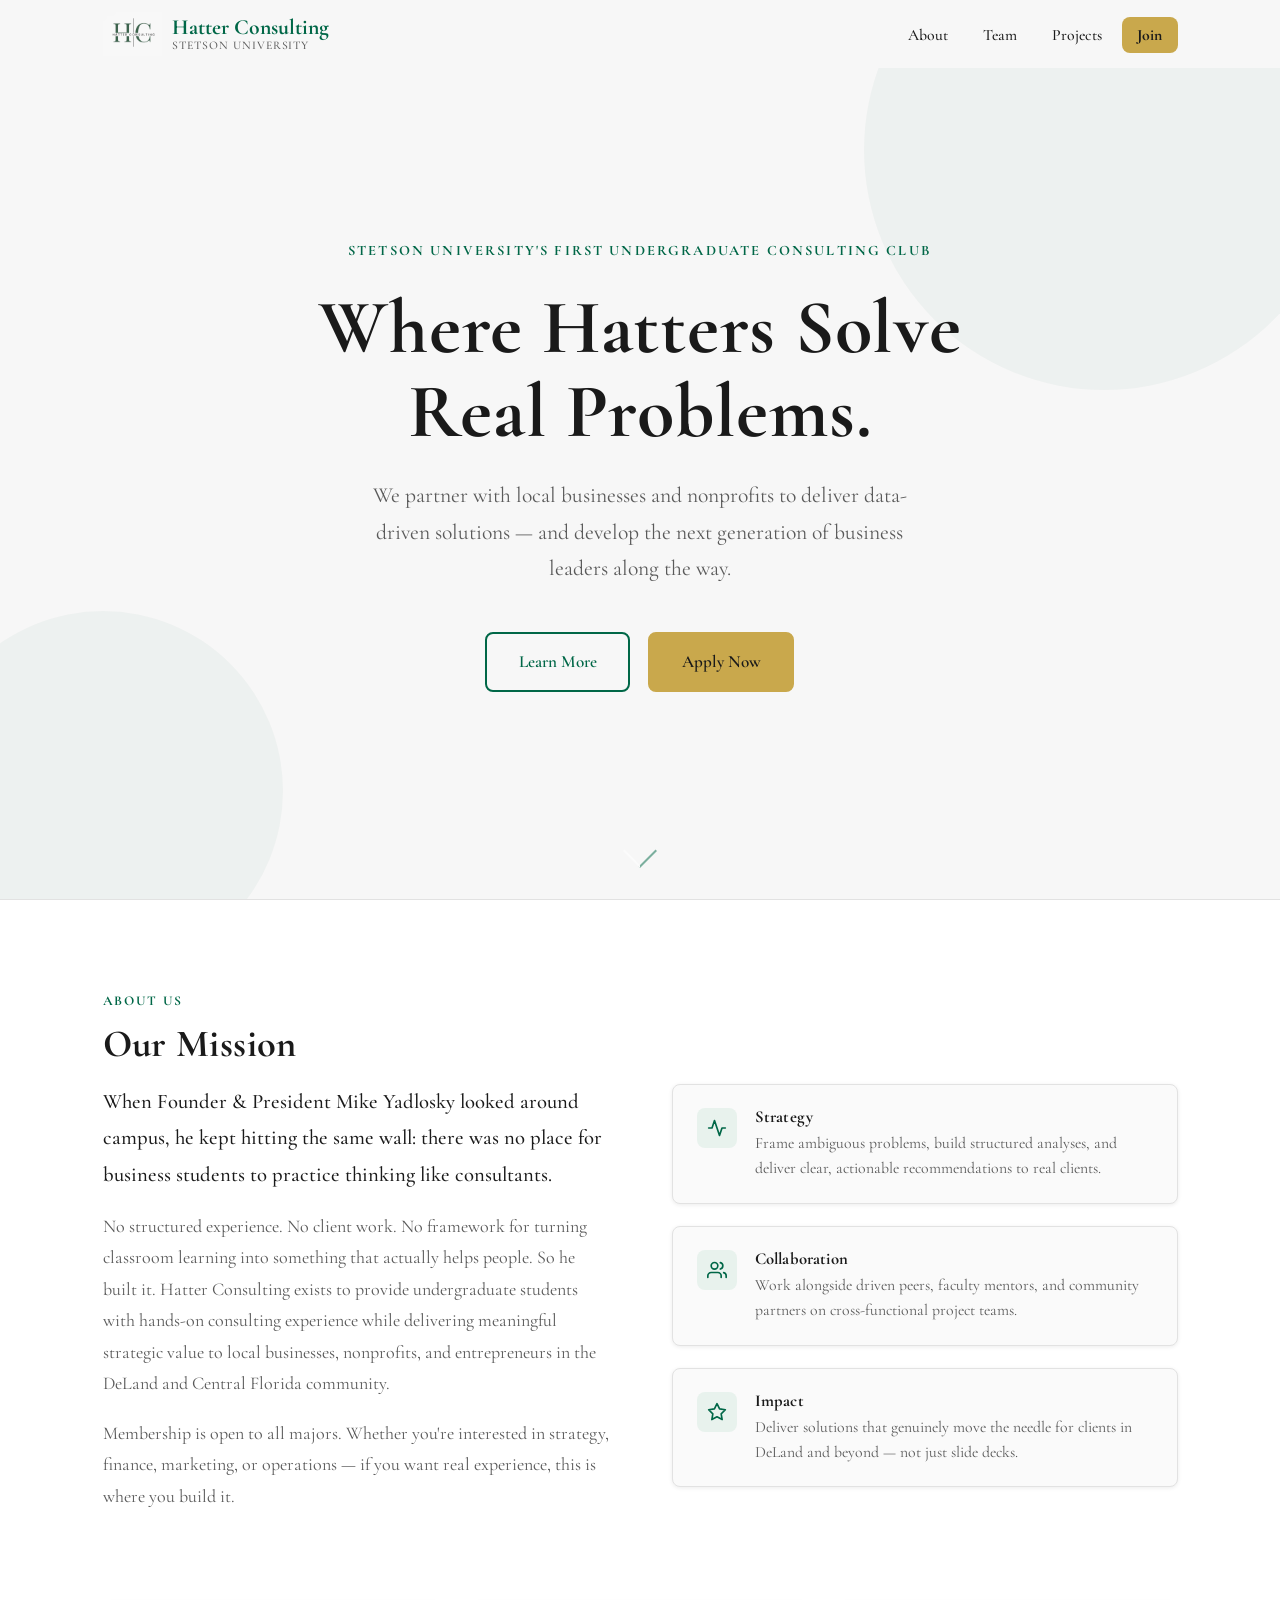
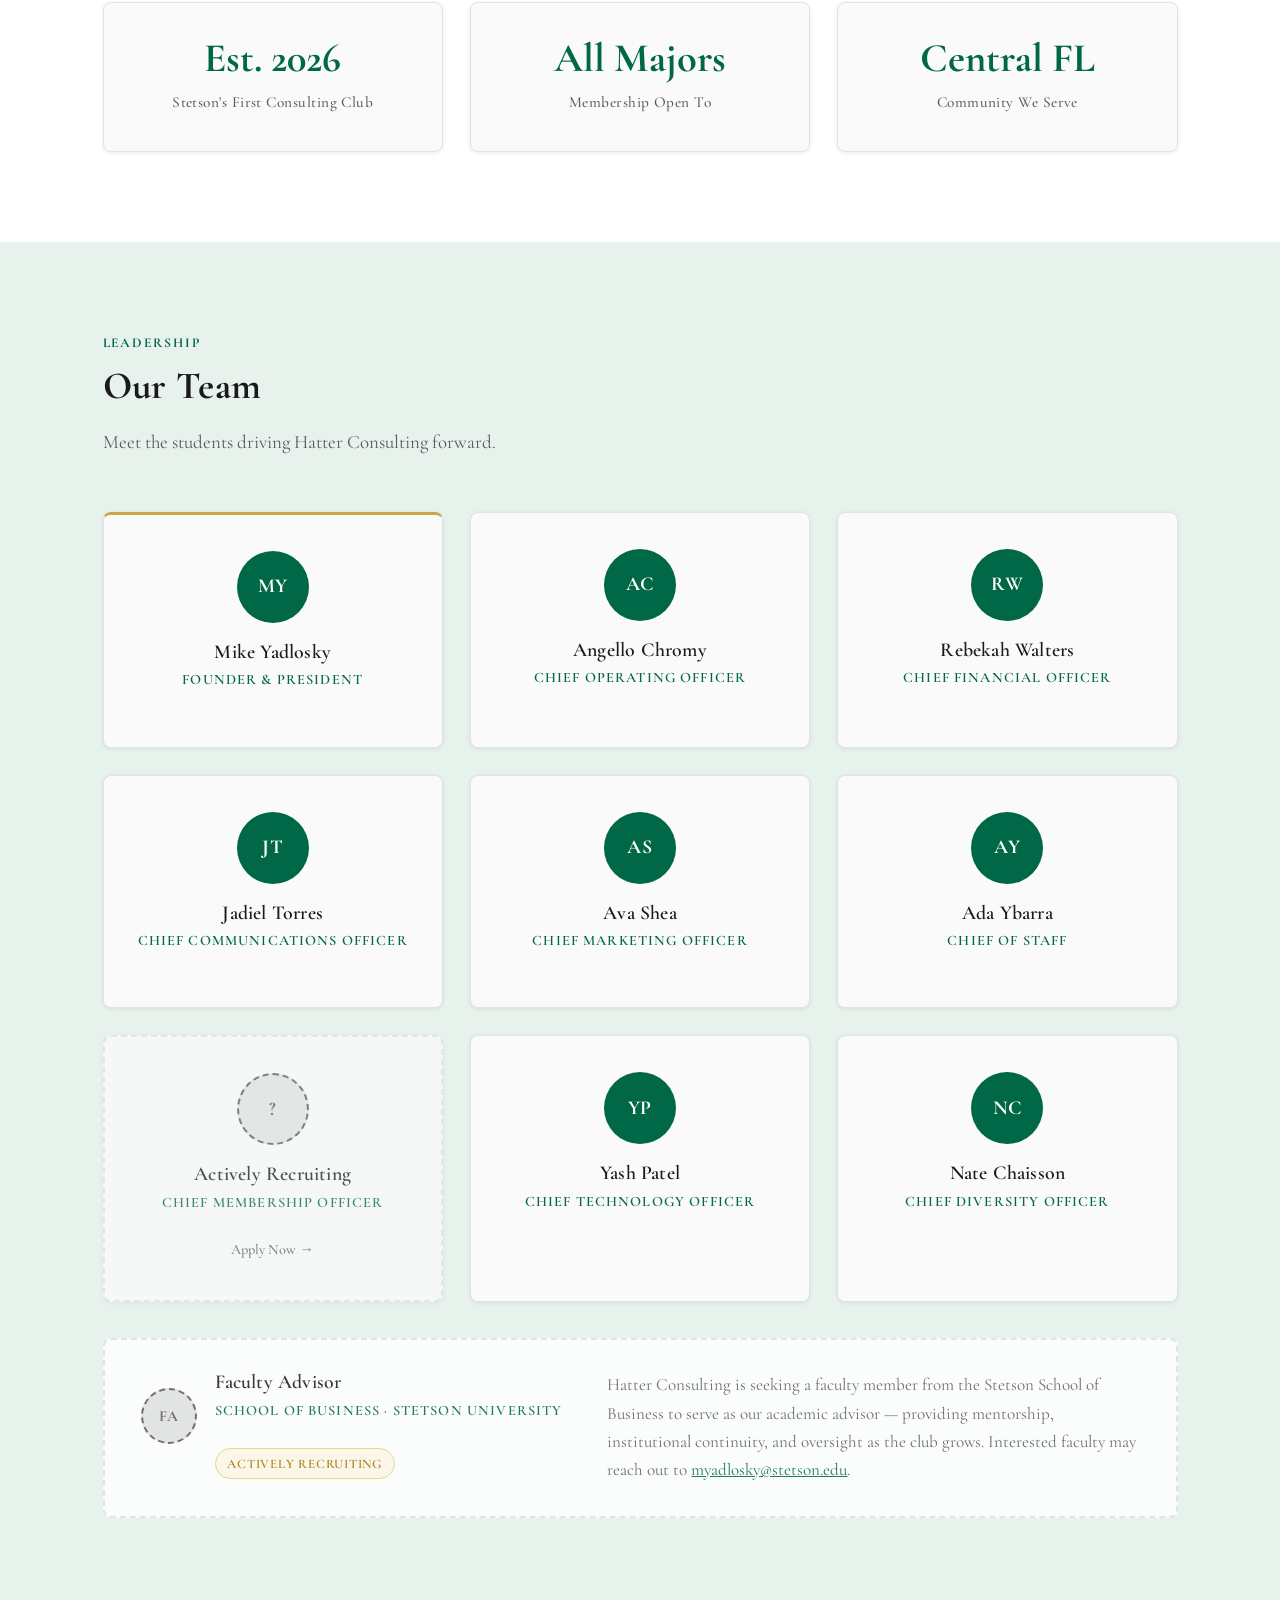
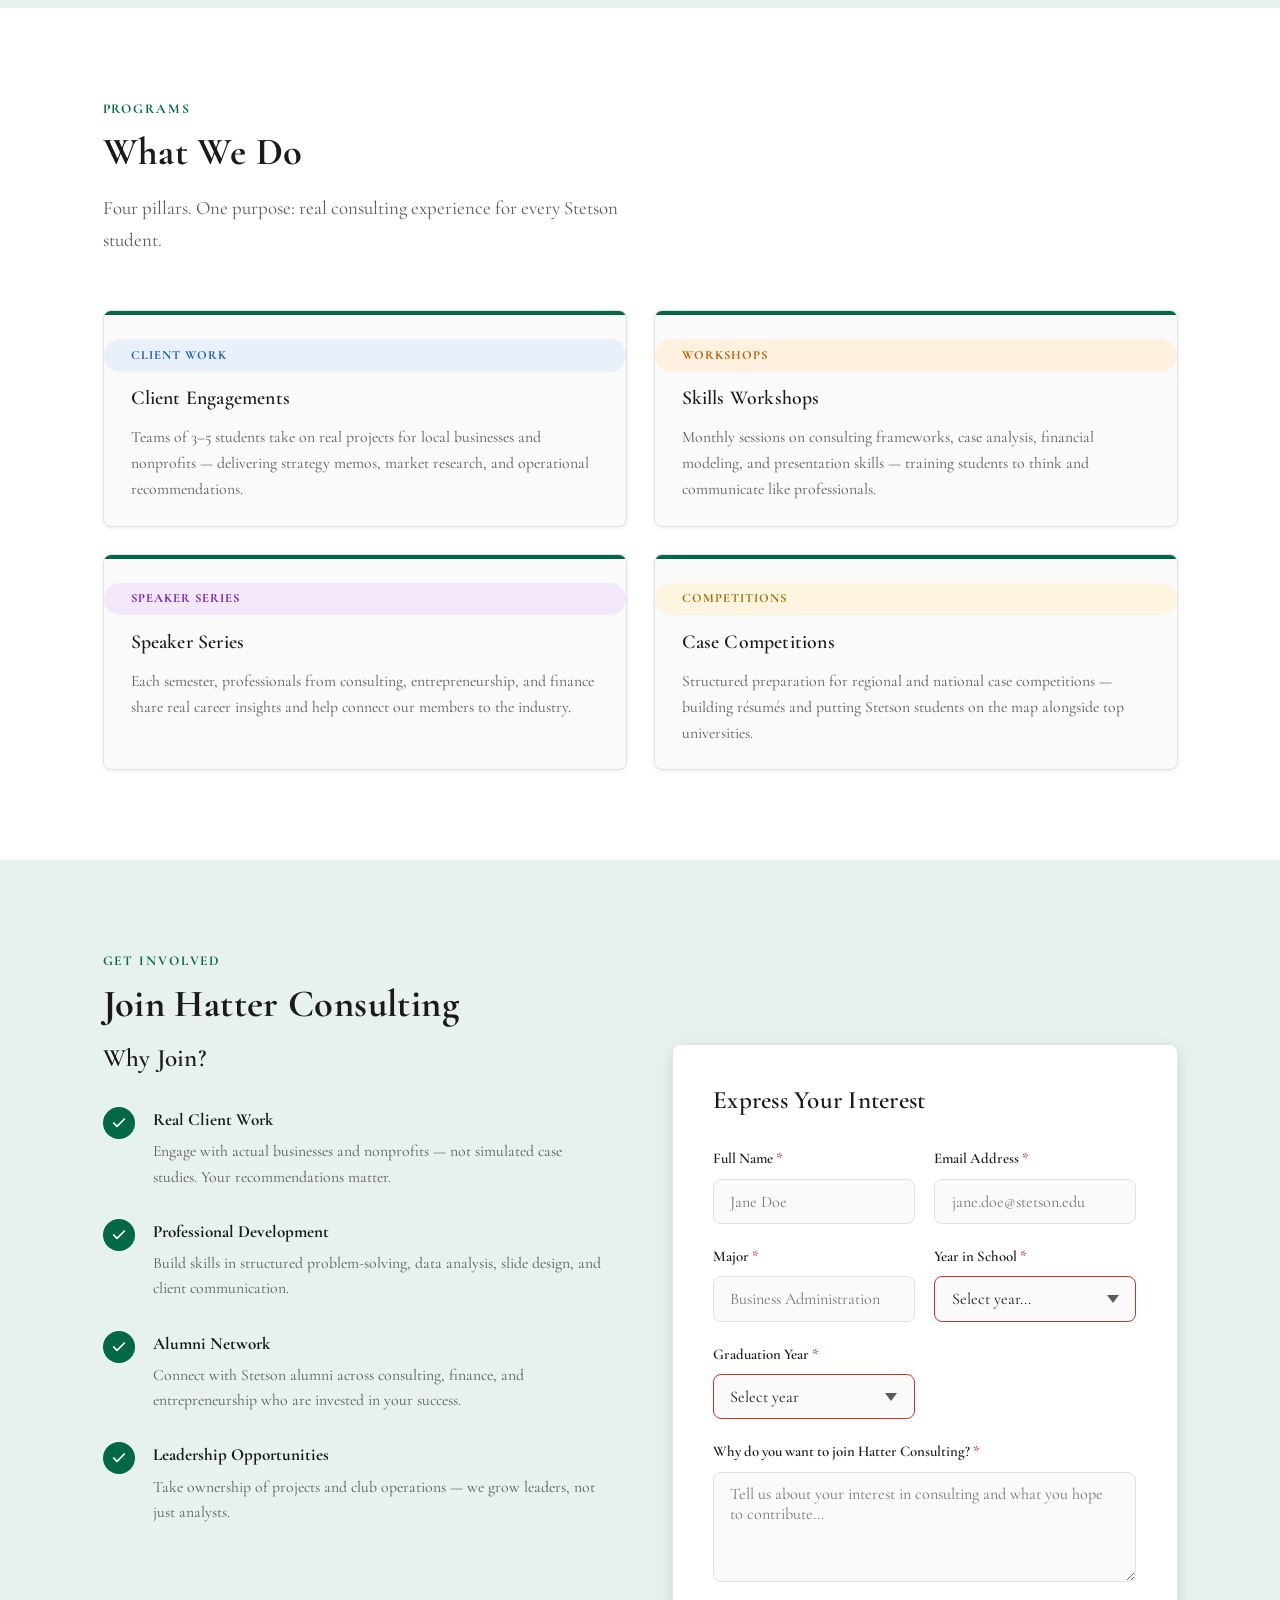
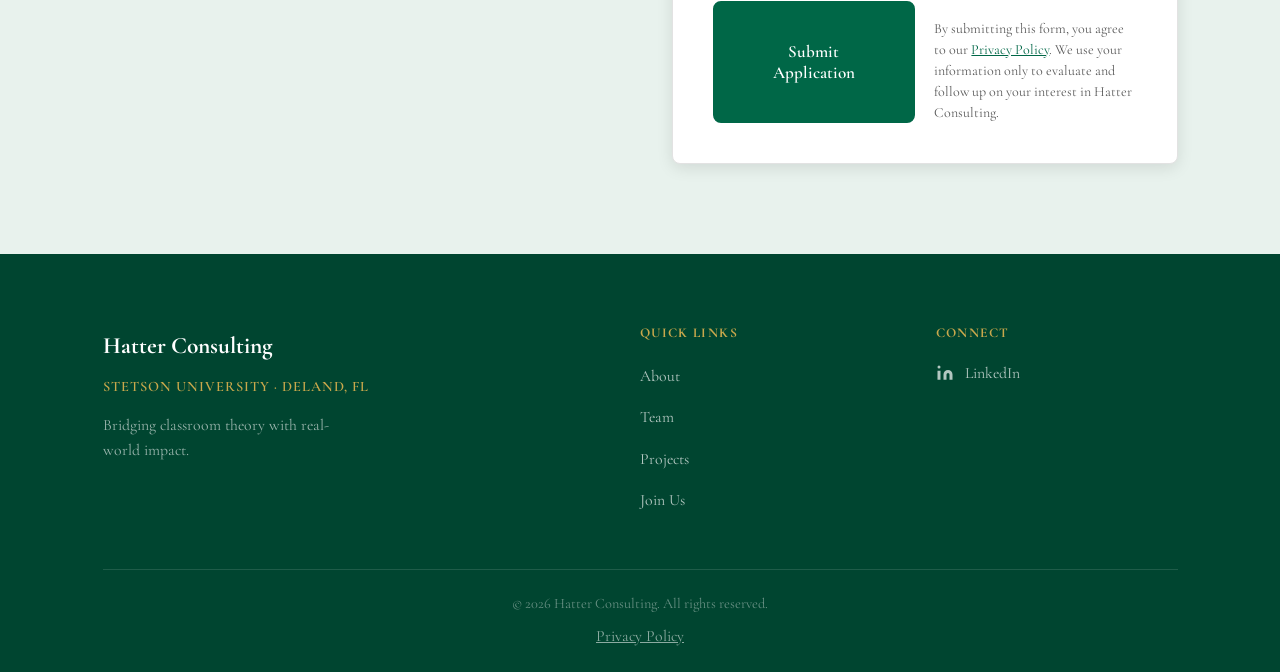
<file: index.html>
<!DOCTYPE html>
<html lang="en">
<head>
  <meta charset="UTF-8" />
  <meta name="viewport" content="width=device-width, initial-scale=1.0" />
  <title>Hatter Consulting | Stetson University</title>
  <meta name="description" content="Hatter Consulting is Stetson University's first undergraduate consulting club, bridging classroom theory with real-world business challenges." />
  <link rel="stylesheet" href="styles.css" />
</head>
<body>

  <!-- ===== NAVIGATION ===== -->
  <header class="site-header" id="site-header">
    <nav class="nav-container">
      <a href="#" class="nav-brand">
        <img src="HClogo.jpeg" alt="Hatter Consulting" class="nav-logo" />
        <div class="brand-text">
          <span class="brand-name">Hatter Consulting</span>
          <span class="brand-tagline">Stetson University</span>
        </div>
      </a>
      <button class="hamburger" id="hamburger" aria-label="Toggle navigation" aria-expanded="false">
        <span class="bar"></span>
        <span class="bar"></span>
        <span class="bar"></span>
      </button>
      <ul class="nav-links" id="nav-links">
        <li><a href="#about" class="nav-link">About</a></li>
        <li><a href="#team" class="nav-link">Team</a></li>
        <li><a href="#projects" class="nav-link">Projects</a></li>
        <li><a href="#join" class="nav-link nav-link--cta">Join</a></li>
      </ul>
    </nav>
  </header>

  <main>

    <!-- ===== HERO ===== -->
    <section class="hero" id="hero">
      <div class="hero-content">
        <p class="hero-eyebrow">Stetson University's First Undergraduate Consulting Club</p>
        <h1 class="hero-headline">Where Hatters Solve<br />Real Problems.</h1>
        <p class="hero-sub">We partner with local businesses and nonprofits to deliver data-driven solutions — and develop the next generation of business leaders along the way.</p>
        <div class="hero-actions">
          <a href="#about" class="btn btn--outline">Learn More</a>
          <a href="#join" class="btn btn--gold">Apply Now</a>
        </div>
      </div>
      <div class="hero-scroll-hint" aria-hidden="true">
        <span class="scroll-arrow"></span>
      </div>
    </section>

    <!-- ===== ABOUT / MISSION ===== -->
    <section class="section section--white" id="about">
      <div class="container">
        <div class="section-label">About Us</div>
        <h2 class="section-heading">Our Mission</h2>

        <div class="about-grid">
          <div class="about-text">
            <p class="about-lead">When Founder & President Mike Yadlosky looked around campus, he kept hitting the same wall: there was no place for business students to practice thinking like consultants.</p>
            <p>No structured experience. No client work. No framework for turning classroom learning into something that actually helps people. So he built it. Hatter Consulting exists to provide undergraduate students with hands-on consulting experience while delivering meaningful strategic value to local businesses, nonprofits, and entrepreneurs in the DeLand and Central Florida community.</p>
            <p>Membership is open to all majors. Whether you're interested in strategy, finance, marketing, or operations — if you want real experience, this is where you build it.</p>
          </div>

          <div class="feature-cards">
            <div class="feature-card">
              <div class="feature-icon" aria-hidden="true">
                <svg viewBox="0 0 24 24" fill="none" stroke="currentColor" stroke-width="2" stroke-linecap="round" stroke-linejoin="round">
                  <polyline points="22 12 18 12 15 21 9 3 6 12 2 12"></polyline>
                </svg>
              </div>
              <div>
                <h3 class="feature-title">Strategy</h3>
                <p class="feature-desc">Frame ambiguous problems, build structured analyses, and deliver clear, actionable recommendations to real clients.</p>
              </div>
            </div>
            <div class="feature-card">
              <div class="feature-icon" aria-hidden="true">
                <svg viewBox="0 0 24 24" fill="none" stroke="currentColor" stroke-width="2" stroke-linecap="round" stroke-linejoin="round">
                  <path d="M17 21v-2a4 4 0 0 0-4-4H5a4 4 0 0 0-4 4v2"></path>
                  <circle cx="9" cy="7" r="4"></circle>
                  <path d="M23 21v-2a4 4 0 0 0-3-3.87"></path>
                  <path d="M16 3.13a4 4 0 0 1 0 7.75"></path>
                </svg>
              </div>
              <div>
                <h3 class="feature-title">Collaboration</h3>
                <p class="feature-desc">Work alongside driven peers, faculty mentors, and community partners on cross-functional project teams.</p>
              </div>
            </div>
            <div class="feature-card">
              <div class="feature-icon" aria-hidden="true">
                <svg viewBox="0 0 24 24" fill="none" stroke="currentColor" stroke-width="2" stroke-linecap="round" stroke-linejoin="round">
                  <polygon points="12 2 15.09 8.26 22 9.27 17 14.14 18.18 21.02 12 17.77 5.82 21.02 7 14.14 2 9.27 8.91 8.26 12 2"></polygon>
                </svg>
              </div>
              <div>
                <h3 class="feature-title">Impact</h3>
                <p class="feature-desc">Deliver solutions that genuinely move the needle for clients in DeLand and beyond — not just slide decks.</p>
              </div>
            </div>
          </div>
        </div>

        <!-- Stats -->
        <div class="stats-row">
          <div class="stat-card">
            <span class="stat-number">Est. 2026</span>
            <span class="stat-label">Stetson's First Consulting Club</span>
          </div>
          <div class="stat-card">
            <span class="stat-number">All Majors</span>
            <span class="stat-label">Membership Open To</span>
          </div>
          <div class="stat-card">
            <span class="stat-number">Central FL</span>
            <span class="stat-label">Community We Serve</span>
          </div>
        </div>
      </div>
    </section>

    <!-- ===== TEAM / LEADERSHIP ===== -->
    <section class="section section--tint" id="team">
      <div class="container">
        <div class="section-label">Leadership</div>
        <h2 class="section-heading">Our Team</h2>
        <p class="section-sub">Meet the students driving Hatter Consulting forward.</p>

        <div class="team-grid">

          <div class="team-card team-card--founder">
            <div class="avatar avatar--green">MY</div>
            <h3 class="team-name">Mike Yadlosky</h3>
            <p class="team-title">Founder &amp; President</p>
          </div>

          <div class="team-card">
            <div class="avatar avatar--green">AC</div>
            <h3 class="team-name">Angello Chromy</h3>
            <p class="team-title">Chief Operating Officer</p>
          </div>

          <div class="team-card">
            <div class="avatar avatar--green">RW</div>
            <h3 class="team-name">Rebekah Walters</h3>
            <p class="team-title">Chief Financial Officer</p>
          </div>

          <div class="team-card">
            <div class="avatar avatar--green">JT</div>
            <h3 class="team-name">Jadiel Torres</h3>
            <p class="team-title">Chief Communications Officer</p>
          </div>

          <div class="team-card">
            <div class="avatar avatar--green">AS</div>
            <h3 class="team-name">Ava Shea</h3>
            <p class="team-title">Chief Marketing Officer</p>
          </div>

          <div class="team-card">
            <div class="avatar avatar--green">AY</div>
            <h3 class="team-name">Ada Ybarra</h3>
            <p class="team-title">Chief of Staff</p>
          </div>

          <div class="team-card team-card--recruiting">
            <div class="avatar avatar--recruiting">?</div>
            <h3 class="team-name">Actively Recruiting</h3>
            <p class="team-title">Chief Membership Officer</p>
            <a href="#join" class="linkedin-link">Apply Now →</a>
          </div>

          <div class="team-card">
            <div class="avatar avatar--green">YP</div>
            <h3 class="team-name">Yash Patel</h3>
            <p class="team-title">Chief Technology Officer</p>
          </div>

          <div class="team-card">
            <div class="avatar avatar--green">NC</div>
            <h3 class="team-name">Nate Chaisson</h3>
            <p class="team-title">Chief Diversity Officer</p>
          </div>

        </div>

        <!-- Faculty Advisor -->
        <div class="faculty-advisor-card">
          <div class="faculty-left">
            <div class="avatar avatar--recruiting faculty-avatar">FA</div>
            <div>
              <h3 class="team-name">Faculty Advisor</h3>
              <p class="team-title">School of Business · Stetson University</p>
              <span class="recruiting-badge">Actively Recruiting</span>
            </div>
          </div>
          <p class="faculty-desc">Hatter Consulting is seeking a faculty member from the Stetson School of Business to serve as our academic advisor — providing mentorship, institutional continuity, and oversight as the club grows. Interested faculty may reach out to <a href="mailto:myadlosky@stetson.edu">myadlosky@stetson.edu</a>.</p>
        </div>

      </div>
    </section>

    <!-- ===== PROJECTS / CASE STUDIES ===== -->
    <section class="section section--white" id="projects">
      <div class="container">
        <div class="section-label">Programs</div>
        <h2 class="section-heading">What We Do</h2>
        <p class="section-sub">Four pillars. One purpose: real consulting experience for every Stetson student.</p>

        <div class="projects-grid pillars-grid">

          <div class="project-card">
            <div class="project-accent"></div>
            <span class="project-badge project-badge--strategy">Client Work</span>
            <h3 class="project-title">Client Engagements</h3>
            <p class="project-desc">Teams of 3–5 students take on real projects for local businesses and nonprofits — delivering strategy memos, market research, and operational recommendations.</p>
          </div>

          <div class="project-card">
            <div class="project-accent"></div>
            <span class="project-badge project-badge--operations">Workshops</span>
            <h3 class="project-title">Skills Workshops</h3>
            <p class="project-desc">Monthly sessions on consulting frameworks, case analysis, financial modeling, and presentation skills — training students to think and communicate like professionals.</p>
          </div>

          <div class="project-card">
            <div class="project-accent"></div>
            <span class="project-badge project-badge--marketing">Speaker Series</span>
            <h3 class="project-title">Speaker Series</h3>
            <p class="project-desc">Each semester, professionals from consulting, entrepreneurship, and finance share real career insights and help connect our members to the industry.</p>
          </div>

          <div class="project-card">
            <div class="project-accent"></div>
            <span class="project-badge project-badge--competition">Competitions</span>
            <h3 class="project-title">Case Competitions</h3>
            <p class="project-desc">Structured preparation for regional and national case competitions — building résumés and putting Stetson students on the map alongside top universities.</p>
          </div>

        </div>
      </div>
    </section>

    <!-- ===== JOIN / APPLY ===== -->
    <section class="section section--tint" id="join">
      <div class="container">
        <div class="section-label">Get Involved</div>
        <h2 class="section-heading">Join Hatter Consulting</h2>

        <div class="join-grid">

          <div class="join-reasons">
            <h3 class="join-sub-heading">Why Join?</h3>
            <ul class="reasons-list">
              <li class="reason-item">
                <span class="reason-icon" aria-hidden="true">
                  <svg viewBox="0 0 24 24" fill="none" stroke="currentColor" stroke-width="2.5" stroke-linecap="round" stroke-linejoin="round">
                    <polyline points="20 6 9 17 4 12"></polyline>
                  </svg>
                </span>
                <div>
                  <strong>Real Client Work</strong>
                  <p>Engage with actual businesses and nonprofits — not simulated case studies. Your recommendations matter.</p>
                </div>
              </li>
              <li class="reason-item">
                <span class="reason-icon" aria-hidden="true">
                  <svg viewBox="0 0 24 24" fill="none" stroke="currentColor" stroke-width="2.5" stroke-linecap="round" stroke-linejoin="round">
                    <polyline points="20 6 9 17 4 12"></polyline>
                  </svg>
                </span>
                <div>
                  <strong>Professional Development</strong>
                  <p>Build skills in structured problem-solving, data analysis, slide design, and client communication.</p>
                </div>
              </li>
              <li class="reason-item">
                <span class="reason-icon" aria-hidden="true">
                  <svg viewBox="0 0 24 24" fill="none" stroke="currentColor" stroke-width="2.5" stroke-linecap="round" stroke-linejoin="round">
                    <polyline points="20 6 9 17 4 12"></polyline>
                  </svg>
                </span>
                <div>
                  <strong>Alumni Network</strong>
                  <p>Connect with Stetson alumni across consulting, finance, and entrepreneurship who are invested in your success.</p>
                </div>
              </li>
              <li class="reason-item">
                <span class="reason-icon" aria-hidden="true">
                  <svg viewBox="0 0 24 24" fill="none" stroke="currentColor" stroke-width="2.5" stroke-linecap="round" stroke-linejoin="round">
                    <polyline points="20 6 9 17 4 12"></polyline>
                  </svg>
                </span>
                <div>
                  <strong>Leadership Opportunities</strong>
                  <p>Take ownership of projects and club operations — we grow leaders, not just analysts.</p>
                </div>
              </li>
            </ul>
          </div>

          <div class="join-form-wrapper">
            <h3 class="join-sub-heading">Express Your Interest</h3>
            <form class="join-form" id="join-form" action="https://formsubmit.co/myadlosky@stetson.edu" method="POST" novalidate>

              <!-- FormSubmit configuration -->
              <input type="hidden" name="_subject" value="New Hatter Consulting Interest Form Submission" />
              <input type="hidden" name="_template" value="table" />
              <input type="hidden" name="_captcha" value="false" />
              <!-- Honeypot: bots fill this, humans don't; FormSubmit drops those silently -->
              <input type="text" name="_honey" style="display:none" tabindex="-1" autocomplete="off" aria-hidden="true" />

              <div class="form-group">
                <label for="full-name" class="form-label">Full Name <span class="required" aria-hidden="true">*</span></label>
                <input type="text" id="full-name" name="Full Name" class="form-input" placeholder="Jane Doe" required autocomplete="name" />
              </div>

              <div class="form-group">
                <label for="email" class="form-label">Email Address <span class="required" aria-hidden="true">*</span></label>
                <input type="email" id="email" name="email" class="form-input" placeholder="jane.doe@stetson.edu" required autocomplete="email" />
              </div>

              <div class="form-group">
                <label for="major" class="form-label">Major <span class="required" aria-hidden="true">*</span></label>
                <input type="text" id="major" name="Major" class="form-input" placeholder="Business Administration" required />
              </div>

              <div class="form-group">
  <label for="year-in-school" class="form-label">Year in School <span class="required" aria-hidden="true">*</span></label>
  <select id="year-in-school" name="Year in School" class="form-select" required>
    <option value="" disabled selected>Select year...</option>
    <option value="Freshman">Freshman</option>
    <option value="Sophomore">Sophomore</option>
    <option value="Junior">Junior</option>
    <option value="Senior">Senior</option>
  </select>
</div>
<div class="form-group">
                <label for="grad-year" class="form-label">Graduation Year <span class="required" aria-hidden="true">*</span></label>
                <select id="grad-year" name="Graduation Year" class="form-select" required>
                  <option value="" disabled selected>Select year</option>
                  <option value="2025">2025</option>
                  <option value="2026">2026</option>
                  <option value="2027">2027</option>
                  <option value="2028">2028</option>
                  <option value="2029">2029</option>
                </select>
              </div>

              <div class="form-group form-group--full">
                <label for="why-join" class="form-label">Why do you want to join Hatter Consulting? <span class="required" aria-hidden="true">*</span></label>
                <textarea id="why-join" name="Why Join" class="form-textarea" rows="4" placeholder="Tell us about your interest in consulting and what you hope to contribute..." required></textarea>
              </div>

              <button type="submit" class="btn btn--green btn--full">Submit Application</button>
              <p class="form-consent">By submitting this form, you agree to our <a href="privacy.html">Privacy Policy</a>. We use your information only to evaluate and follow up on your interest in Hatter Consulting.</p>
            </form>
          </div>

        </div>
      </div>
    </section>

  </main>

  <!-- ===== FOOTER ===== -->
  <footer class="site-footer">
    <div class="container">
      <div class="footer-grid">

        <div class="footer-brand">
          <span class="footer-wordmark">Hatter Consulting</span>
          <p class="footer-sub">Stetson University · DeLand, FL</p>
          <p class="footer-tagline">Bridging classroom theory with real-world impact.</p>
        </div>

        <nav class="footer-nav" aria-label="Footer navigation">
          <h4 class="footer-nav-heading">Quick Links</h4>
          <ul class="footer-nav-list">
            <li><a href="#about" class="footer-link">About</a></li>
            <li><a href="#team" class="footer-link">Team</a></li>
            <li><a href="#projects" class="footer-link">Projects</a></li>
            <li><a href="#join" class="footer-link">Join Us</a></li>
          </ul>
        </nav>

        <div class="footer-connect">
          <h4 class="footer-nav-heading">Connect</h4>
          <div class="social-links">
            <a href="https://www.linkedin.com/company/hatter-consulting/" class="social-link" aria-label="Hatter Consulting on LinkedIn" target="_blank" rel="noopener noreferrer">
              <svg viewBox="0 0 24 24" fill="currentColor" aria-hidden="true">
                <path d="M16 8a6 6 0 0 1 6 6v7h-4v-7a2 2 0 0 0-2-2 2 2 0 0 0-2 2v7h-4v-7a6 6 0 0 1 6-6z"></path>
                <rect x="2" y="9" width="4" height="12"></rect>
                <circle cx="4" cy="4" r="2"></circle>
              </svg>
              <span>LinkedIn</span>
            </a>
          </div>
        </div>

      </div>

      <div class="footer-bottom">
        <p>&copy; 2026 Hatter Consulting. All rights reserved.</p>
        <p class="footer-legal"><a href="privacy.html" class="footer-link">Privacy Policy</a></p>
      </div>
    </div>
  </footer>

  <script src="script.js"></script>
</body>
</html>
</file>
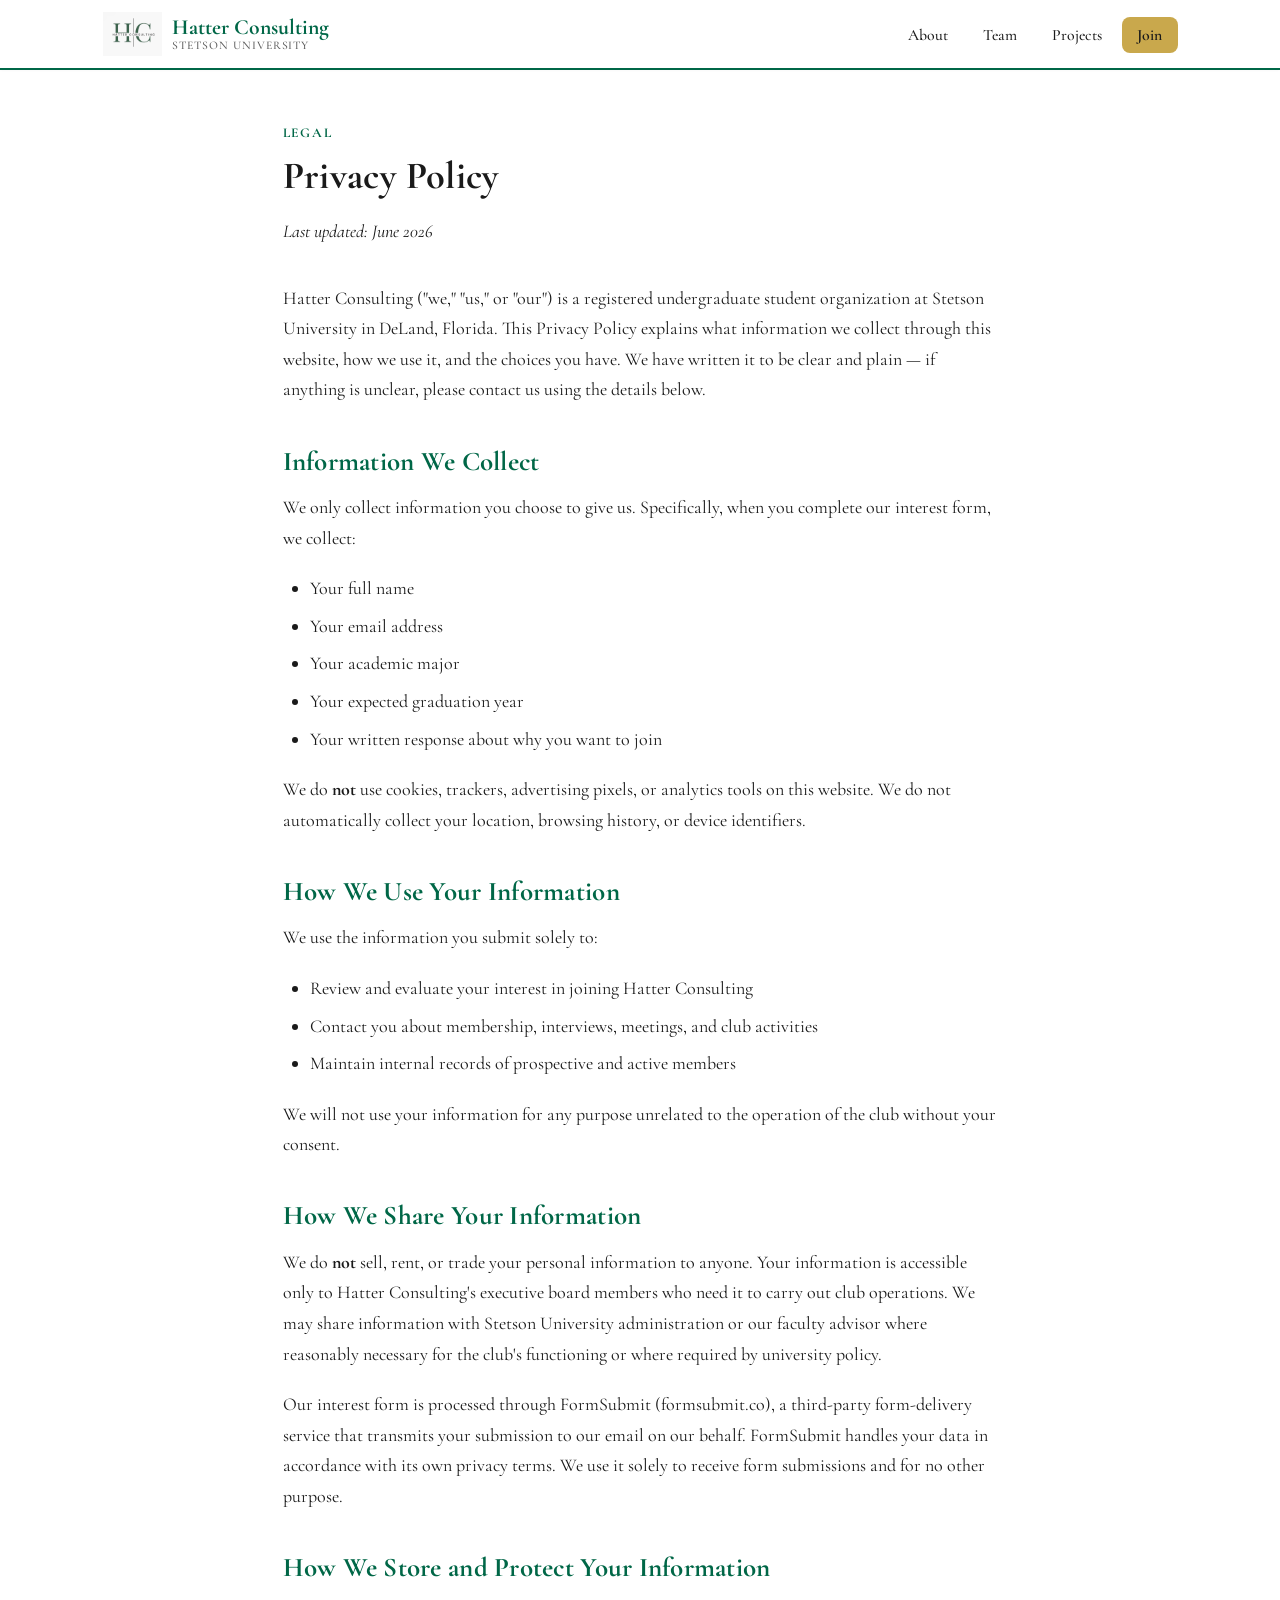
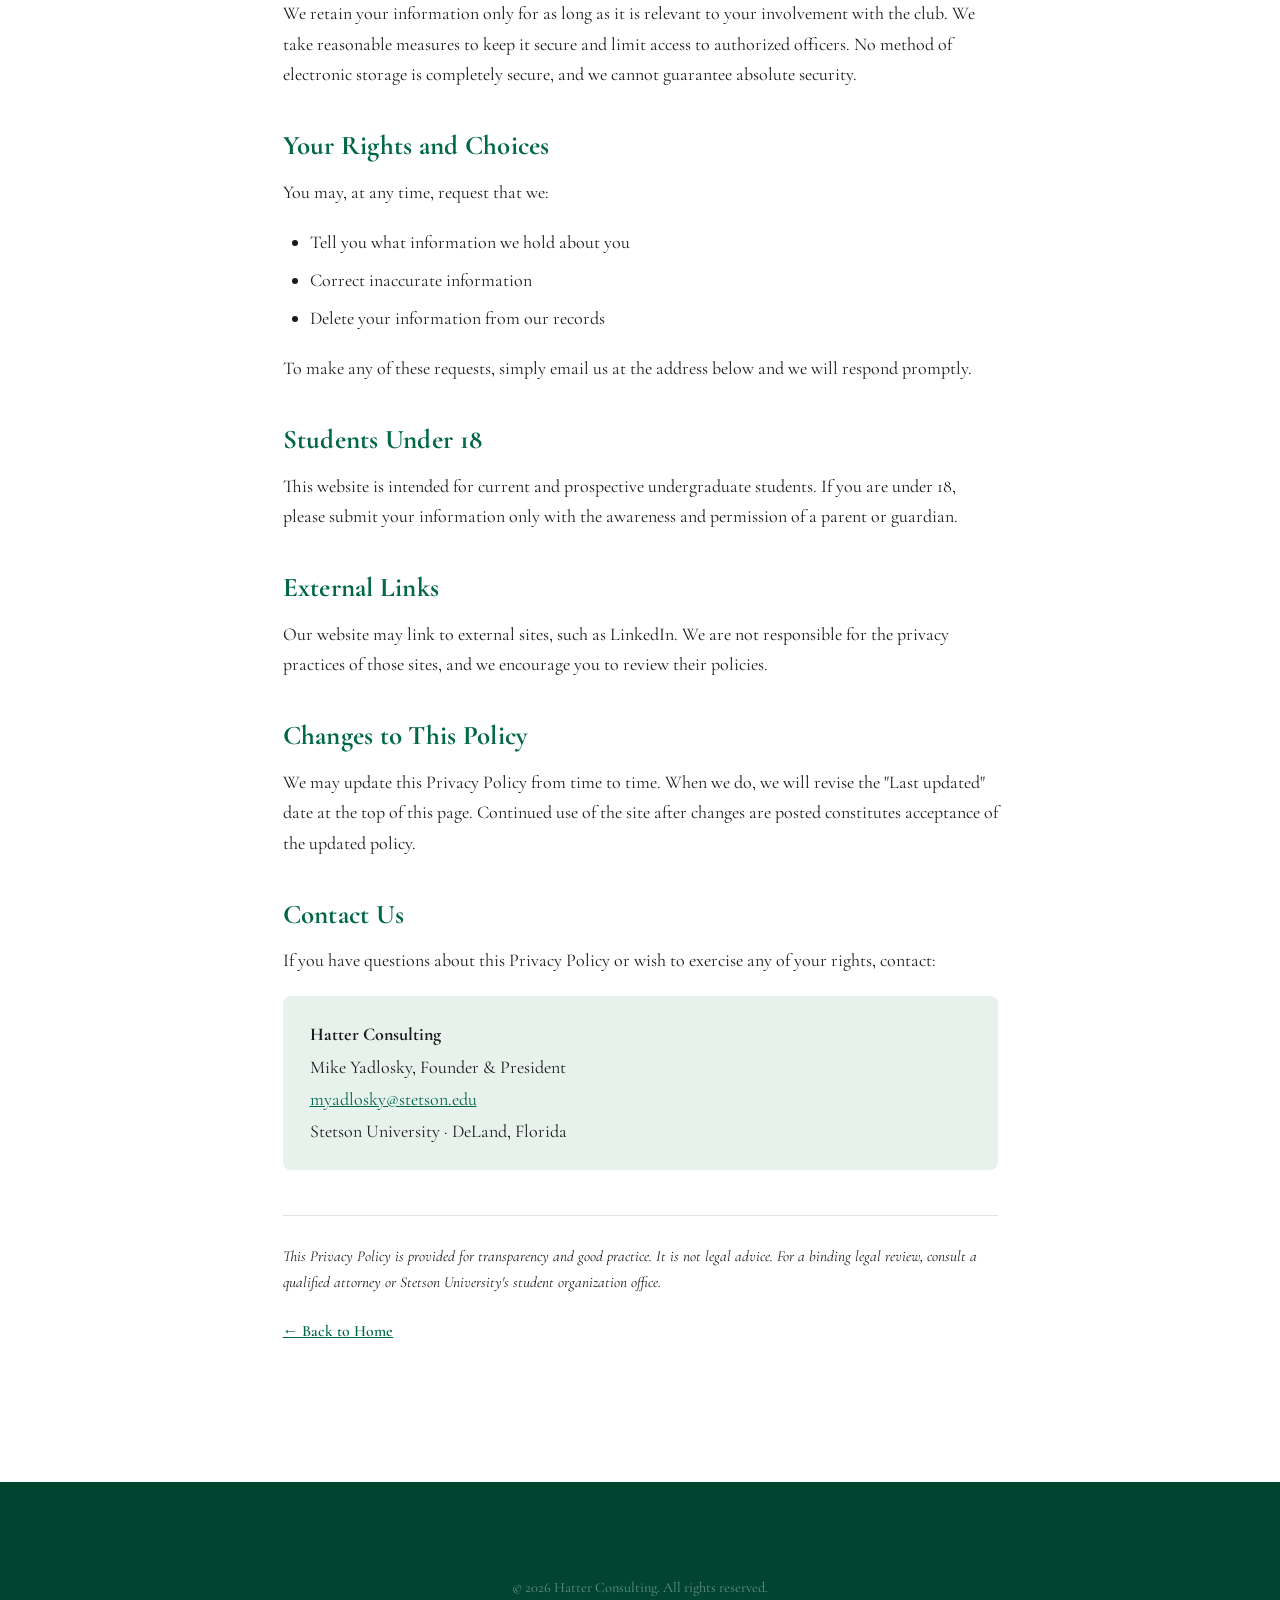
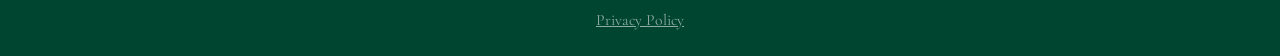
<file: privacy.html>
<!DOCTYPE html>
<html lang="en">
<head>
  <meta charset="UTF-8" />
  <meta name="viewport" content="width=device-width, initial-scale=1.0" />
  <title>Privacy Policy | Hatter Consulting</title>
  <meta name="description" content="Privacy Policy for Hatter Consulting, Stetson University's first undergraduate consulting club." />
  <link rel="stylesheet" href="styles.css" />
</head>
<body>

  <!-- ===== NAVIGATION ===== -->
  <header class="site-header scrolled" id="site-header">
    <nav class="nav-container">
      <a href="index.html" class="nav-brand">
        <img src="HClogo.jpeg" alt="Hatter Consulting" class="nav-logo" />
        <div class="brand-text">
          <span class="brand-name">Hatter Consulting</span>
          <span class="brand-tagline">Stetson University</span>
        </div>
      </a>
      <ul class="nav-links" id="nav-links">
        <li><a href="index.html#about" class="nav-link">About</a></li>
        <li><a href="index.html#team" class="nav-link">Team</a></li>
        <li><a href="index.html#projects" class="nav-link">Projects</a></li>
        <li><a href="index.html#join" class="nav-link nav-link--cta">Join</a></li>
      </ul>
    </nav>
  </header>

  <main>
    <section class="section section--white legal-page">
      <div class="container container--narrow">
        <div class="section-label">Legal</div>
        <h1 class="section-heading">Privacy Policy</h1>
        <p class="legal-updated">Last updated: June 2026</p>

        <p>Hatter Consulting ("we," "us," or "our") is a registered undergraduate student organization at Stetson University in DeLand, Florida. This Privacy Policy explains what information we collect through this website, how we use it, and the choices you have. We have written it to be clear and plain — if anything is unclear, please contact us using the details below.</p>

        <h2 class="legal-heading">Information We Collect</h2>
        <p>We only collect information you choose to give us. Specifically, when you complete our interest form, we collect:</p>
        <ul class="legal-list">
          <li>Your full name</li>
          <li>Your email address</li>
          <li>Your academic major</li>
          <li>Your expected graduation year</li>
          <li>Your written response about why you want to join</li>
        </ul>
        <p>We do <strong>not</strong> use cookies, trackers, advertising pixels, or analytics tools on this website. We do not automatically collect your location, browsing history, or device identifiers.</p>

        <h2 class="legal-heading">How We Use Your Information</h2>
        <p>We use the information you submit solely to:</p>
        <ul class="legal-list">
          <li>Review and evaluate your interest in joining Hatter Consulting</li>
          <li>Contact you about membership, interviews, meetings, and club activities</li>
          <li>Maintain internal records of prospective and active members</li>
        </ul>
        <p>We will not use your information for any purpose unrelated to the operation of the club without your consent.</p>

        <h2 class="legal-heading">How We Share Your Information</h2>
        <p>We do <strong>not</strong> sell, rent, or trade your personal information to anyone. Your information is accessible only to Hatter Consulting's executive board members who need it to carry out club operations. We may share information with Stetson University administration or our faculty advisor where reasonably necessary for the club's functioning or where required by university policy.</p>
        <p>Our interest form is processed through FormSubmit (formsubmit.co), a third-party form-delivery service that transmits your submission to our email on our behalf. FormSubmit handles your data in accordance with its own privacy terms. We use it solely to receive form submissions and for no other purpose.</p>

        <h2 class="legal-heading">How We Store and Protect Your Information</h2>
        <p>We retain your information only for as long as it is relevant to your involvement with the club. We take reasonable measures to keep it secure and limit access to authorized officers. No method of electronic storage is completely secure, and we cannot guarantee absolute security.</p>

        <h2 class="legal-heading">Your Rights and Choices</h2>
        <p>You may, at any time, request that we:</p>
        <ul class="legal-list">
          <li>Tell you what information we hold about you</li>
          <li>Correct inaccurate information</li>
          <li>Delete your information from our records</li>
        </ul>
        <p>To make any of these requests, simply email us at the address below and we will respond promptly.</p>

        <h2 class="legal-heading">Students Under 18</h2>
        <p>This website is intended for current and prospective undergraduate students. If you are under 18, please submit your information only with the awareness and permission of a parent or guardian.</p>

        <h2 class="legal-heading">External Links</h2>
        <p>Our website may link to external sites, such as LinkedIn. We are not responsible for the privacy practices of those sites, and we encourage you to review their policies.</p>

        <h2 class="legal-heading">Changes to This Policy</h2>
        <p>We may update this Privacy Policy from time to time. When we do, we will revise the "Last updated" date at the top of this page. Continued use of the site after changes are posted constitutes acceptance of the updated policy.</p>

        <h2 class="legal-heading">Contact Us</h2>
        <p>If you have questions about this Privacy Policy or wish to exercise any of your rights, contact:</p>
        <p class="legal-contact">
          <strong>Hatter Consulting</strong><br />
          Mike Yadlosky, Founder &amp; President<br />
          <a href="mailto:myadlosky@stetson.edu">myadlosky@stetson.edu</a><br />
          Stetson University · DeLand, Florida
        </p>

        <p class="legal-disclaimer">This Privacy Policy is provided for transparency and good practice. It is not legal advice. For a binding legal review, consult a qualified attorney or Stetson University's student organization office.</p>

        <p><a href="index.html" class="project-link">&larr; Back to Home</a></p>
      </div>
    </section>
  </main>

  <!-- ===== FOOTER ===== -->
  <footer class="site-footer">
    <div class="container">
      <div class="footer-bottom footer-bottom--single">
        <p>&copy; 2026 Hatter Consulting. All rights reserved.</p>
        <p class="footer-legal"><a href="privacy.html" class="footer-link">Privacy Policy</a></p>
      </div>
    </div>
  </footer>

</body>
</html>
</file>
<file: styles.css>
/* =============================================
   SELF-HOSTED FONTS — Cormorant Garamond (Latin)
   Served locally so no visitor data is sent to Google.
   ============================================= */
/* latin 400 italic */
@font-face {
  font-family: 'Cormorant Garamond';
  font-style: italic;
  font-weight: 400;
  font-display: swap;
  src: url('fonts/cormorant-400-italic.woff2') format('woff2');
  unicode-range: U+0000-00FF, U+0131, U+0152-0153, U+02BB-02BC, U+02C6, U+02DA, U+02DC, U+0304, U+0308, U+0329, U+2000-206F, U+20AC, U+2122, U+2191, U+2193, U+2212, U+2215, U+FEFF, U+FFFD;
}

/* latin 400 */
@font-face {
  font-family: 'Cormorant Garamond';
  font-style: normal;
  font-weight: 400;
  font-display: swap;
  src: url('fonts/cormorant-400.woff2') format('woff2');
  unicode-range: U+0000-00FF, U+0131, U+0152-0153, U+02BB-02BC, U+02C6, U+02DA, U+02DC, U+0304, U+0308, U+0329, U+2000-206F, U+20AC, U+2122, U+2191, U+2193, U+2212, U+2215, U+FEFF, U+FFFD;
}

/* latin 500 */
@font-face {
  font-family: 'Cormorant Garamond';
  font-style: normal;
  font-weight: 500;
  font-display: swap;
  src: url('fonts/cormorant-500.woff2') format('woff2');
  unicode-range: U+0000-00FF, U+0131, U+0152-0153, U+02BB-02BC, U+02C6, U+02DA, U+02DC, U+0304, U+0308, U+0329, U+2000-206F, U+20AC, U+2122, U+2191, U+2193, U+2212, U+2215, U+FEFF, U+FFFD;
}

/* latin 600 */
@font-face {
  font-family: 'Cormorant Garamond';
  font-style: normal;
  font-weight: 600;
  font-display: swap;
  src: url('fonts/cormorant-600.woff2') format('woff2');
  unicode-range: U+0000-00FF, U+0131, U+0152-0153, U+02BB-02BC, U+02C6, U+02DA, U+02DC, U+0304, U+0308, U+0329, U+2000-206F, U+20AC, U+2122, U+2191, U+2193, U+2212, U+2215, U+FEFF, U+FFFD;
}

/* latin 700 */
@font-face {
  font-family: 'Cormorant Garamond';
  font-style: normal;
  font-weight: 700;
  font-display: swap;
  src: url('fonts/cormorant-700.woff2') format('woff2');
  unicode-range: U+0000-00FF, U+0131, U+0152-0153, U+02BB-02BC, U+02C6, U+02DA, U+02DC, U+0304, U+0308, U+0329, U+2000-206F, U+20AC, U+2122, U+2191, U+2193, U+2212, U+2215, U+FEFF, U+FFFD;
}

/* =============================================
   HATTER CONSULTING — styles.css
   Color palette:
     Green:      #006747
     Light tint: #e8f2ed
     Gold:       #c9a84c
     Off-white:  #fafafa
     Dark green: #004530 (footer)
   ============================================= */

/* ---- Reset & Base ---- */
*, *::before, *::after {
  box-sizing: border-box;
  margin: 0;
  padding: 0;
}

html {
  scroll-behavior: smooth;
  font-size: 18px;
}

body {
  font-family: 'Cormorant Garamond', Georgia, serif;
  color: #1a1a1a;
  background-color: #ffffff;
  line-height: 1.7;
  -webkit-font-smoothing: antialiased;
}

h1, h2, h3, h4 {
  font-family: 'Cormorant Garamond', Georgia, serif;
  line-height: 1.15;
  letter-spacing: 0.01em;
}

img {
  max-width: 100%;
  display: block;
}

a {
  color: inherit;
  text-decoration: none;
}

ul {
  list-style: none;
}

/* ---- CSS Custom Properties ---- */
:root {
  --green:       #006747;
  --green-dark:  #004530;
  --green-light: #e8f2ed;
  --green-mid:   #007a54;
  --gold:        #c9a84c;
  --gold-dark:   #b8932e;
  --off-white:   #fafafa;
  --text:        #1a1a1a;
  --text-muted:  #5a5a5a;
  --border:      #e2e2e2;
  --shadow-sm:   0 1px 4px rgba(0,0,0,0.08);
  --shadow-md:   0 4px 16px rgba(0,0,0,0.10);
  --shadow-lg:   0 8px 32px rgba(0,0,0,0.13);
  --radius:      8px;
  --nav-height:  68px;
  --transition:  0.22s ease;
}

/* ---- Container ---- */
.container {
  width: 100%;
  max-width: 1120px;
  margin: 0 auto;
  padding: 0 1.25rem;
}

/* ---- Utility ---- */
.section {
  padding: 5rem 0;
}

.section--white {
  background-color: #ffffff;
}

.section--tint {
  background-color: var(--green-light);
}

.section-label {
  font-family: 'Cormorant Garamond', Georgia, serif;
  font-size: 0.75rem;
  font-weight: 700;
  letter-spacing: 0.14em;
  text-transform: uppercase;
  color: var(--green);
  margin-bottom: 0.5rem;
}

.section-heading {
  font-size: clamp(1.75rem, 3vw, 2.5rem);
  color: var(--text);
  margin-bottom: 1rem;
}

.section-sub {
  font-size: 1.05rem;
  color: var(--text-muted);
  max-width: 560px;
  margin-bottom: 3rem;
}

/* ---- Buttons ---- */
.btn {
  display: inline-block;
  padding: 0.75rem 1.75rem;
  border-radius: var(--radius);
  font-family: 'Cormorant Garamond', Georgia, serif;
  font-size: 0.95rem;
  font-weight: 600;
  cursor: pointer;
  transition: background var(--transition), color var(--transition),
              border-color var(--transition), transform var(--transition),
              box-shadow var(--transition);
  border: 2px solid transparent;
  text-align: center;
}

.btn--outline {
  background: transparent;
  border-color: var(--green);
  color: var(--green);
}
.btn--outline:hover {
  background: var(--green-light);
  transform: translateY(-2px);
}

.btn--gold {
  background: var(--gold);
  border-color: var(--gold);
  color: #1a1a1a;
}
.btn--gold:hover {
  background: var(--gold-dark);
  border-color: var(--gold-dark);
  transform: translateY(-2px);
  box-shadow: 0 6px 20px rgba(201,168,76,0.35);
}

.btn--green {
  background: var(--green);
  border-color: var(--green);
  color: #ffffff;
}
.btn--green:hover {
  background: var(--green-dark);
  border-color: var(--green-dark);
  transform: translateY(-2px);
  box-shadow: 0 6px 20px rgba(0,103,71,0.30);
}

.btn--full {
  width: 100%;
}

/* =============================================
   NAVIGATION
   ============================================= */
.site-header {
  position: fixed;
  top: 0;
  left: 0;
  right: 0;
  z-index: 1000;
  height: var(--nav-height);
  background: #f7f7f7;
  transition: background var(--transition), box-shadow var(--transition);
}

.site-header.scrolled {
  background: #ffffff;
  box-shadow: 0 2px 0 var(--green), var(--shadow-sm);
}

.nav-container {
  display: flex;
  align-items: center;
  justify-content: space-between;
  height: 100%;
  max-width: 1120px;
  margin: 0 auto;
  padding: 0 1.25rem;
}

.nav-brand {
  display: flex;
  flex-direction: row;
  align-items: center;
  gap: 0.6rem;
  text-decoration: none;
}

.nav-logo {
  height: 44px;
  width: auto;
  flex-shrink: 0;
}

.brand-text {
  display: flex;
  flex-direction: column;
  line-height: 1.1;
}

.brand-name {
  font-family: 'Cormorant Garamond', Georgia, serif;
  font-size: 1.2rem;
  font-weight: 700;
  color: var(--green);
}

.brand-tagline {
  font-family: 'Cormorant Garamond', Georgia, serif;
  font-size: 0.65rem;
  font-weight: 500;
  letter-spacing: 0.08em;
  text-transform: uppercase;
  color: var(--text-muted);
}

.nav-links {
  display: flex;
  align-items: center;
  gap: 0.25rem;
}

.nav-link {
  font-family: 'Cormorant Garamond', Georgia, serif;
  font-size: 0.875rem;
  font-weight: 500;
  color: var(--text);
  padding: 0.45rem 0.85rem;
  border-radius: var(--radius);
  transition: color var(--transition), background var(--transition);
  text-decoration: none;
}

.nav-link:hover {
  color: var(--green);
  background: var(--green-light);
}

.nav-link--cta {
  background: var(--gold);
  color: #1a1a1a !important;
  font-weight: 600;
}

.nav-link--cta:hover {
  background: var(--gold-dark) !important;
  color: #1a1a1a !important;
}

/* Hamburger */
.hamburger {
  display: none;
  flex-direction: column;
  justify-content: center;
  gap: 5px;
  background: none;
  border: none;
  cursor: pointer;
  padding: 0.4rem;
  border-radius: 4px;
  transition: background var(--transition);
}

.hamburger:hover {
  background: var(--green-light);
}

.bar {
  display: block;
  width: 22px;
  height: 2px;
  background: var(--text);
  border-radius: 2px;
  transition: transform var(--transition), opacity var(--transition);
}

.hamburger.open .bar:nth-child(1) {
  transform: translateY(7px) rotate(45deg);
}
.hamburger.open .bar:nth-child(2) {
  opacity: 0;
}
.hamburger.open .bar:nth-child(3) {
  transform: translateY(-7px) rotate(-45deg);
}

/* =============================================
   HERO
   ============================================= */
.hero {
  min-height: 100vh;
  display: flex;
  align-items: center;
  justify-content: center;
  position: relative;
  background: #f7f7f7;
  overflow: hidden;
  padding: calc(var(--nav-height) + 2rem) 1.25rem 4rem;
  text-align: center;
  border-bottom: 1px solid var(--border);
}

/* Subtle decorative circles */
.hero::before {
  content: '';
  position: absolute;
  top: -10%;
  right: -5%;
  width: 480px;
  height: 480px;
  background: rgba(0,103,71,0.04);
  border-radius: 50%;
  pointer-events: none;
}

.hero::after {
  content: '';
  position: absolute;
  bottom: -8%;
  left: -6%;
  width: 360px;
  height: 360px;
  background: rgba(0,103,71,0.04);
  border-radius: 50%;
  pointer-events: none;
}

.hero-content {
  position: relative;
  z-index: 1;
  max-width: 760px;
  margin: 0 auto;
}

.hero-eyebrow {
  font-family: 'Cormorant Garamond', Georgia, serif;
  font-size: 0.8rem;
  font-weight: 700;
  letter-spacing: 0.15em;
  text-transform: uppercase;
  color: var(--green);
  margin-bottom: 1.25rem;
}

.hero-headline {
  font-size: clamp(2.5rem, 6vw, 4.25rem);
  font-weight: 700;
  color: var(--text);
  margin-bottom: 1.25rem;
  line-height: 1.1;
}

.hero-sub {
  font-size: clamp(1rem, 2vw, 1.2rem);
  color: var(--text-muted);
  max-width: 560px;
  margin: 0 auto 2.5rem;
  line-height: 1.7;
}

.hero-actions {
  display: flex;
  gap: 1rem;
  justify-content: center;
  flex-wrap: wrap;
}

/* Scroll hint */
.hero-scroll-hint {
  position: absolute;
  bottom: 2rem;
  left: 50%;
  transform: translateX(-50%);
  z-index: 1;
}

.scroll-arrow {
  display: block;
  width: 24px;
  height: 24px;
  border-right: 2px solid rgba(0,103,71,0.5);
  border-bottom: 2px solid rgba(255,255,255,0.6);
  transform: rotate(45deg);
  animation: bounce 1.6s infinite;
  margin: 0 auto;
}

@keyframes bounce {
  0%, 100% { transform: rotate(45deg) translateY(0); opacity: 1; }
  50%       { transform: rotate(45deg) translateY(6px); opacity: 0.5; }
}

/* =============================================
   ABOUT / MISSION
   ============================================= */
.about-grid {
  display: grid;
  grid-template-columns: 1fr 1fr;
  gap: 3.5rem;
  align-items: start;
  margin-bottom: 4rem;
}

.about-text p {
  color: var(--text-muted);
  margin-bottom: 1rem;
  line-height: 1.75;
}

.about-lead {
  font-size: 1.15rem !important;
  color: var(--text) !important;
  font-weight: 500;
}

/* Feature cards */
.feature-cards {
  display: flex;
  flex-direction: column;
  gap: 1.25rem;
}

.feature-card {
  background: var(--off-white);
  border-radius: var(--radius);
  padding: 1.25rem 1.35rem;
  display: flex;
  gap: 1rem;
  align-items: flex-start;
  box-shadow: var(--shadow-sm);
  transition: transform var(--transition), box-shadow var(--transition);
  border: 1px solid var(--border);
}

.feature-card:hover {
  transform: translateY(-3px);
  box-shadow: var(--shadow-md);
}

.feature-icon {
  flex-shrink: 0;
  width: 40px;
  height: 40px;
  background: var(--green-light);
  border-radius: 8px;
  display: flex;
  align-items: center;
  justify-content: center;
  color: var(--green);
}

.feature-icon svg {
  width: 20px;
  height: 20px;
}

.feature-title {
  font-family: 'Cormorant Garamond', Georgia, serif;
  font-size: 0.925rem;
  font-weight: 700;
  color: var(--text);
  margin-bottom: 0.25rem;
}

.feature-desc {
  font-size: 0.875rem;
  color: var(--text-muted);
  line-height: 1.55;
}

/* Stats */
.stats-row {
  display: grid;
  grid-template-columns: repeat(3, 1fr);
  gap: 1.5rem;
}

.stat-card {
  background: var(--off-white);
  border-radius: var(--radius);
  padding: 2rem 1.5rem;
  text-align: center;
  border: 1px solid var(--border);
  box-shadow: var(--shadow-sm);
  transition: transform var(--transition), box-shadow var(--transition);
}

.stat-card:hover {
  transform: translateY(-3px);
  box-shadow: var(--shadow-md);
}

.stat-number {
  display: block;
  font-family: 'Cormorant Garamond', Georgia, serif;
  font-size: 2.25rem;
  font-weight: 700;
  color: var(--green);
  line-height: 1;
  margin-bottom: 0.5rem;
}

.stat-label {
  display: block;
  font-family: 'Cormorant Garamond', Georgia, serif;
  font-size: 0.85rem;
  font-weight: 500;
  color: var(--text-muted);
  letter-spacing: 0.03em;
}

/* =============================================
   TEAM / LEADERSHIP
   ============================================= */
.team-grid {
  display: grid;
  grid-template-columns: repeat(3, 1fr);
  gap: 1.5rem;
}

.team-card {
  background: var(--off-white);
  border-radius: var(--radius);
  padding: 2rem 1.5rem;
  text-align: center;
  border: 1px solid var(--border);
  box-shadow: var(--shadow-sm);
  transition: transform var(--transition), box-shadow var(--transition);
}

.team-card:hover {
  transform: translateY(-4px);
  box-shadow: var(--shadow-md);
}

.avatar {
  width: 72px;
  height: 72px;
  border-radius: 50%;
  display: flex;
  align-items: center;
  justify-content: center;
  font-family: 'Cormorant Garamond', Georgia, serif;
  font-size: 1.1rem;
  font-weight: 700;
  letter-spacing: 0.03em;
  margin: 0 auto 1rem;
}

.avatar--green {
  background: var(--green);
  color: #ffffff;
}

.avatar--recruiting {
  background: var(--border);
  color: var(--text-muted);
  border: 2px dashed var(--text-muted);
}

.team-card--recruiting {
  border: 2px dashed var(--border);
  opacity: 0.75;
}

/* Faculty Advisor Card */
.faculty-advisor-card {
  margin-top: 2rem;
  padding: 1.75rem 2rem;
  background: #ffffff;
  border: 2px dashed var(--border);
  border-radius: var(--radius);
  display: flex;
  align-items: flex-start;
  gap: 2.5rem;
  opacity: 0.85;
}

.faculty-left {
  display: flex;
  align-items: center;
  gap: 1rem;
  flex-shrink: 0;
}

.faculty-avatar {
  width: 56px;
  height: 56px;
  font-size: 0.85rem;
}

.recruiting-badge {
  display: inline-block;
  margin-top: 0.4rem;
  padding: 0.2rem 0.65rem;
  background: #fff8e8;
  color: #a07000;
  border: 1px solid #e8d080;
  border-radius: 999px;
  font-size: 0.72rem;
  font-weight: 600;
  letter-spacing: 0.06em;
  text-transform: uppercase;
}

.faculty-desc {
  font-size: 0.95rem;
  color: var(--text-muted);
  line-height: 1.65;
}

.faculty-desc a {
  color: var(--green);
  text-decoration: underline;
}

@media (max-width: 640px) {
  .faculty-advisor-card {
    flex-direction: column;
    gap: 1.25rem;
  }
}

.team-card--founder {
  border-top: 3px solid var(--gold);
}

.team-name {
  font-family: 'Cormorant Garamond', Georgia, serif;
  font-size: 1.1rem;
  font-weight: 600;
  color: var(--text);
  margin-bottom: 0.25rem;
}

.team-title {
  font-family: 'Cormorant Garamond', Georgia, serif;
  font-size: 0.8rem;
  font-weight: 600;
  text-transform: uppercase;
  letter-spacing: 0.08em;
  color: var(--green);
  margin-bottom: 1rem;
}

.linkedin-link {
  display: inline-flex;
  align-items: center;
  gap: 0.4rem;
  font-family: 'Cormorant Garamond', Georgia, serif;
  font-size: 0.8rem;
  font-weight: 500;
  color: var(--text-muted);
  text-decoration: none;
  transition: color var(--transition);
}

.linkedin-link svg {
  width: 15px;
  height: 15px;
}

.linkedin-link:hover {
  color: var(--green);
}

/* =============================================
   PROJECTS
   ============================================= */
.projects-grid {
  display: grid;
  grid-template-columns: repeat(3, 1fr);
}

.pillars-grid {
  grid-template-columns: repeat(2, 1fr);
  gap: 1.5rem;
}

.project-card {
  background: var(--off-white);
  border-radius: var(--radius);
  overflow: hidden;
  border: 1px solid var(--border);
  box-shadow: var(--shadow-sm);
  display: flex;
  flex-direction: column;
  transition: transform var(--transition), box-shadow var(--transition);
}

.project-card:hover {
  transform: translateY(-4px);
  box-shadow: var(--shadow-md);
}

.project-accent {
  height: 4px;
  background: var(--green);
}

.project-card > *:not(.project-accent) {
  padding-left: 1.5rem;
  padding-right: 1.5rem;
}

.project-badge {
  display: inline-block;
  margin-top: 1.35rem;
  padding: 0.3rem 0.8rem;
  border-radius: 99px;
  font-family: 'Cormorant Garamond', Georgia, serif;
  font-size: 0.7rem;
  font-weight: 700;
  letter-spacing: 0.08em;
  text-transform: uppercase;
  margin-bottom: 0.75rem;
}

.project-badge--strategy {
  background: #e8f0fa;
  color: #1a5cb8;
}

.project-badge--operations {
  background: #fff0e0;
  color: #b85c00;
}

.project-badge--marketing {
  background: #f3e8fa;
  color: #7b1ab8;
}

.project-badge--competition {
  background: #fdf5e0;
  color: #a07000;
}

.project-title {
  font-family: 'Cormorant Garamond', Georgia, serif;
  font-size: 1.1rem;
  font-weight: 600;
  color: var(--text);
  margin-bottom: 0.75rem;
  line-height: 1.35;
}

.project-desc {
  font-size: 0.875rem;
  color: var(--text-muted);
  line-height: 1.65;
  flex: 1;
  margin-bottom: 1.25rem;
}

.project-link {
  display: inline-block;
  font-family: 'Cormorant Garamond', Georgia, serif;
  font-size: 0.875rem;
  font-weight: 600;
  color: var(--green);
  text-decoration: none;
  margin-bottom: 1.5rem;
  transition: gap var(--transition), color var(--transition);
}

.project-link:hover {
  color: var(--green-dark);
  text-decoration: underline;
}

/* =============================================
   JOIN / APPLY
   ============================================= */
.join-grid {
  display: grid;
  grid-template-columns: 1fr 1fr;
  gap: 3.5rem;
  align-items: start;
}

.join-sub-heading {
  font-family: 'Cormorant Garamond', Georgia, serif;
  font-size: 1.4rem;
  font-weight: 600;
  color: var(--text);
  margin-bottom: 1.75rem;
}

.reasons-list {
  display: flex;
  flex-direction: column;
  gap: 1.5rem;
}

.reason-item {
  display: flex;
  gap: 1rem;
  align-items: flex-start;
}

.reason-icon {
  flex-shrink: 0;
  width: 32px;
  height: 32px;
  background: var(--green);
  border-radius: 50%;
  display: flex;
  align-items: center;
  justify-content: center;
  color: #ffffff;
  margin-top: 2px;
}

.reason-icon svg {
  width: 16px;
  height: 16px;
}

.reason-item strong {
  display: block;
  font-family: 'Cormorant Garamond', Georgia, serif;
  font-size: 0.95rem;
  font-weight: 700;
  color: var(--text);
  margin-bottom: 0.3rem;
}

.reason-item p {
  font-size: 0.875rem;
  color: var(--text-muted);
  line-height: 1.6;
}

/* Form */
.join-form-wrapper {
  background: #ffffff;
  border-radius: var(--radius);
  padding: 2.25rem;
  border: 1px solid var(--border);
  box-shadow: var(--shadow-md);
}

.join-form {
  display: grid;
  grid-template-columns: 1fr 1fr;
  gap: 1.1rem;
}

.form-group {
  display: flex;
  flex-direction: column;
  gap: 0.4rem;
}

.form-group--full {
  grid-column: 1 / -1;
}

.form-label {
  font-family: 'Cormorant Garamond', Georgia, serif;
  font-size: 0.825rem;
  font-weight: 600;
  color: var(--text);
}

.required {
  color: #c0392b;
}

.form-input,
.form-select,
.form-textarea {
  font-family: 'Cormorant Garamond', Georgia, serif;
  font-size: 0.9rem;
  color: var(--text);
  background: var(--off-white);
  border: 1.5px solid var(--border);
  border-radius: var(--radius);
  padding: 0.65rem 0.9rem;
  transition: border-color var(--transition), box-shadow var(--transition);
  outline: none;
  width: 100%;
}

.form-input:focus,
.form-select:focus,
.form-textarea:focus {
  border-color: var(--green);
  box-shadow: 0 0 0 3px rgba(0,103,71,0.12);
  background: #ffffff;
}

.form-input:invalid:not(:placeholder-shown),
.form-select:invalid:not(:placeholder-shown),
.form-textarea:invalid:not(:placeholder-shown) {
  border-color: #c0392b;
}

.form-textarea {
  resize: vertical;
  min-height: 110px;
}

.form-select {
  cursor: pointer;
  appearance: none;
  background-image: url("data:image/svg+xml,%3Csvg xmlns='http://www.w3.org/2000/svg' width='12' height='8' viewBox='0 0 12 8'%3E%3Cpath fill='%235a5a5a' d='M6 8L0 0h12z'/%3E%3C/svg%3E");
  background-repeat: no-repeat;
  background-position: right 0.9rem center;
  padding-right: 2.5rem;
}

/* =============================================
   FOOTER
   ============================================= */
.site-footer {
  background: var(--green-dark);
  color: rgba(255,255,255,0.85);
  padding-top: 4rem;
}

.footer-grid {
  display: grid;
  grid-template-columns: 2fr 1fr 1fr;
  gap: 3rem;
  padding-bottom: 3rem;
  border-bottom: 1px solid rgba(255,255,255,0.12);
}

.footer-wordmark {
  display: block;
  font-family: 'Cormorant Garamond', Georgia, serif;
  font-size: 1.3rem;
  font-weight: 700;
  color: #ffffff;
  margin-bottom: 0.5rem;
}

.footer-sub {
  font-size: 0.8rem;
  font-weight: 600;
  text-transform: uppercase;
  letter-spacing: 0.07em;
  color: var(--gold);
  margin-bottom: 0.75rem;
}

.footer-tagline {
  font-size: 0.875rem;
  color: rgba(255,255,255,0.6);
  line-height: 1.6;
  max-width: 260px;
}

.footer-nav-heading {
  font-family: 'Cormorant Garamond', Georgia, serif;
  font-size: 0.75rem;
  font-weight: 700;
  letter-spacing: 0.1em;
  text-transform: uppercase;
  color: var(--gold);
  margin-bottom: 1rem;
}

.footer-nav-list {
  display: flex;
  flex-direction: column;
  gap: 0.6rem;
}

.footer-link {
  font-size: 0.875rem;
  color: rgba(255,255,255,0.7);
  text-decoration: none;
  transition: color var(--transition);
}

.footer-link:hover {
  color: #ffffff;
}

.social-links {
  display: flex;
  flex-direction: column;
  gap: 0.75rem;
}

.social-link {
  display: inline-flex;
  align-items: center;
  gap: 0.6rem;
  font-size: 0.875rem;
  color: rgba(255,255,255,0.7);
  text-decoration: none;
  transition: color var(--transition);
}

.social-link:hover {
  color: #ffffff;
}

.social-link svg {
  width: 18px;
  height: 18px;
  flex-shrink: 0;
}

.footer-bottom {
  padding: 1.25rem 0;
  text-align: center;
  font-size: 0.8rem;
  color: rgba(255,255,255,0.4);
}

.footer-legal {
  margin-top: 0.35rem;
}

.footer-legal a {
  color: rgba(255,255,255,0.55);
  text-decoration: underline;
}

.footer-legal a:hover {
  color: rgba(255,255,255,0.85);
}

.footer-bottom--single {
  border-top: none;
}

/* ---- Form consent line ---- */
.form-consent {
  margin-top: 0.9rem;
  font-size: 0.78rem;
  line-height: 1.5;
  color: var(--text-muted);
}

.form-consent a {
  color: var(--green);
  text-decoration: underline;
}

/* =============================================
   LEGAL PAGE (privacy.html)
   ============================================= */
.legal-page {
  padding-top: calc(var(--nav-height) + 3rem);
}

.container--narrow {
  max-width: 760px;
}

.legal-page p {
  margin-bottom: 1.1rem;
  color: var(--text);
}

.legal-updated {
  color: var(--text-muted);
  font-style: italic;
  margin-bottom: 2rem !important;
}

.legal-heading {
  font-size: 1.5rem;
  color: var(--green);
  margin: 2.25rem 0 0.85rem;
}

.legal-list {
  list-style: disc;
  padding-left: 1.5rem;
  margin-bottom: 1.1rem;
}

.legal-list li {
  margin-bottom: 0.4rem;
}

.legal-page a {
  color: var(--green);
  text-decoration: underline;
}

.legal-contact {
  padding: 1.25rem 1.5rem;
  background: var(--green-light);
  border-radius: var(--radius);
  line-height: 1.8;
}

.legal-disclaimer {
  margin-top: 2.5rem !important;
  padding-top: 1.5rem;
  border-top: 1px solid var(--border);
  font-size: 0.85rem;
  color: var(--text-muted);
  font-style: italic;
}

/* =============================================
   RESPONSIVE — 768px breakpoint
   ============================================= */
@media (max-width: 768px) {

  :root {
    --nav-height: 60px;
  }

  /* Nav */
  .hamburger {
    display: flex;
    z-index: 10;
  }

  .nav-links {
    position: fixed;
    top: var(--nav-height);
    left: 0;
    right: 0;
    background: #ffffff;
    flex-direction: column;
    align-items: stretch;
    padding: 1rem 1.25rem 1.5rem;
    gap: 0.25rem;
    box-shadow: var(--shadow-md);
    transform: translateY(-120%);
    opacity: 0;
    transition: transform 0.28s ease, opacity 0.28s ease;
    pointer-events: none;
  }

  .nav-links.open {
    transform: translateY(0);
    opacity: 1;
    pointer-events: auto;
  }

  .nav-link {
    color: var(--text) !important;
    padding: 0.75rem 1rem;
    border-radius: var(--radius);
  }

  .nav-link:hover {
    background: var(--green-light) !important;
    color: var(--green) !important;
  }

  .nav-link--cta {
    text-align: center;
    margin-top: 0.5rem;
  }

  /* About */
  .about-grid {
    grid-template-columns: 1fr;
    gap: 2rem;
  }

  /* Stats */
  .stats-row {
    grid-template-columns: 1fr;
  }

  /* Team */
  .team-grid {
    grid-template-columns: repeat(2, 1fr);
  }

  /* Projects */
  .projects-grid {
    grid-template-columns: 1fr;
  }

  /* Join */
  .join-grid {
    grid-template-columns: 1fr;
    gap: 2.5rem;
  }

  .join-form {
    grid-template-columns: 1fr;
  }

  /* Footer */
  .footer-grid {
    grid-template-columns: 1fr;
    gap: 2rem;
  }
}

/* =============================================
   RESPONSIVE — 1024px breakpoint
   ============================================= */
@media (max-width: 1024px) and (min-width: 769px) {

  .team-grid {
    grid-template-columns: repeat(3, 1fr);
  }

  .about-grid {
    gap: 2rem;
  }

  .projects-grid {
    grid-template-columns: repeat(2, 1fr);
  }

  .stats-row {
    grid-template-columns: repeat(3, 1fr);
  }
}

/* =============================================
   ACCESSIBILITY
   ============================================= */
:focus-visible {
  outline: 3px solid var(--gold);
  outline-offset: 3px;
}

@media (prefers-reduced-motion: reduce) {
  *, *::before, *::after {
    animation-duration: 0.01ms !important;
    transition-duration: 0.01ms !important;
  }
  html {
    scroll-behavior: auto;
  }
}
</file>
